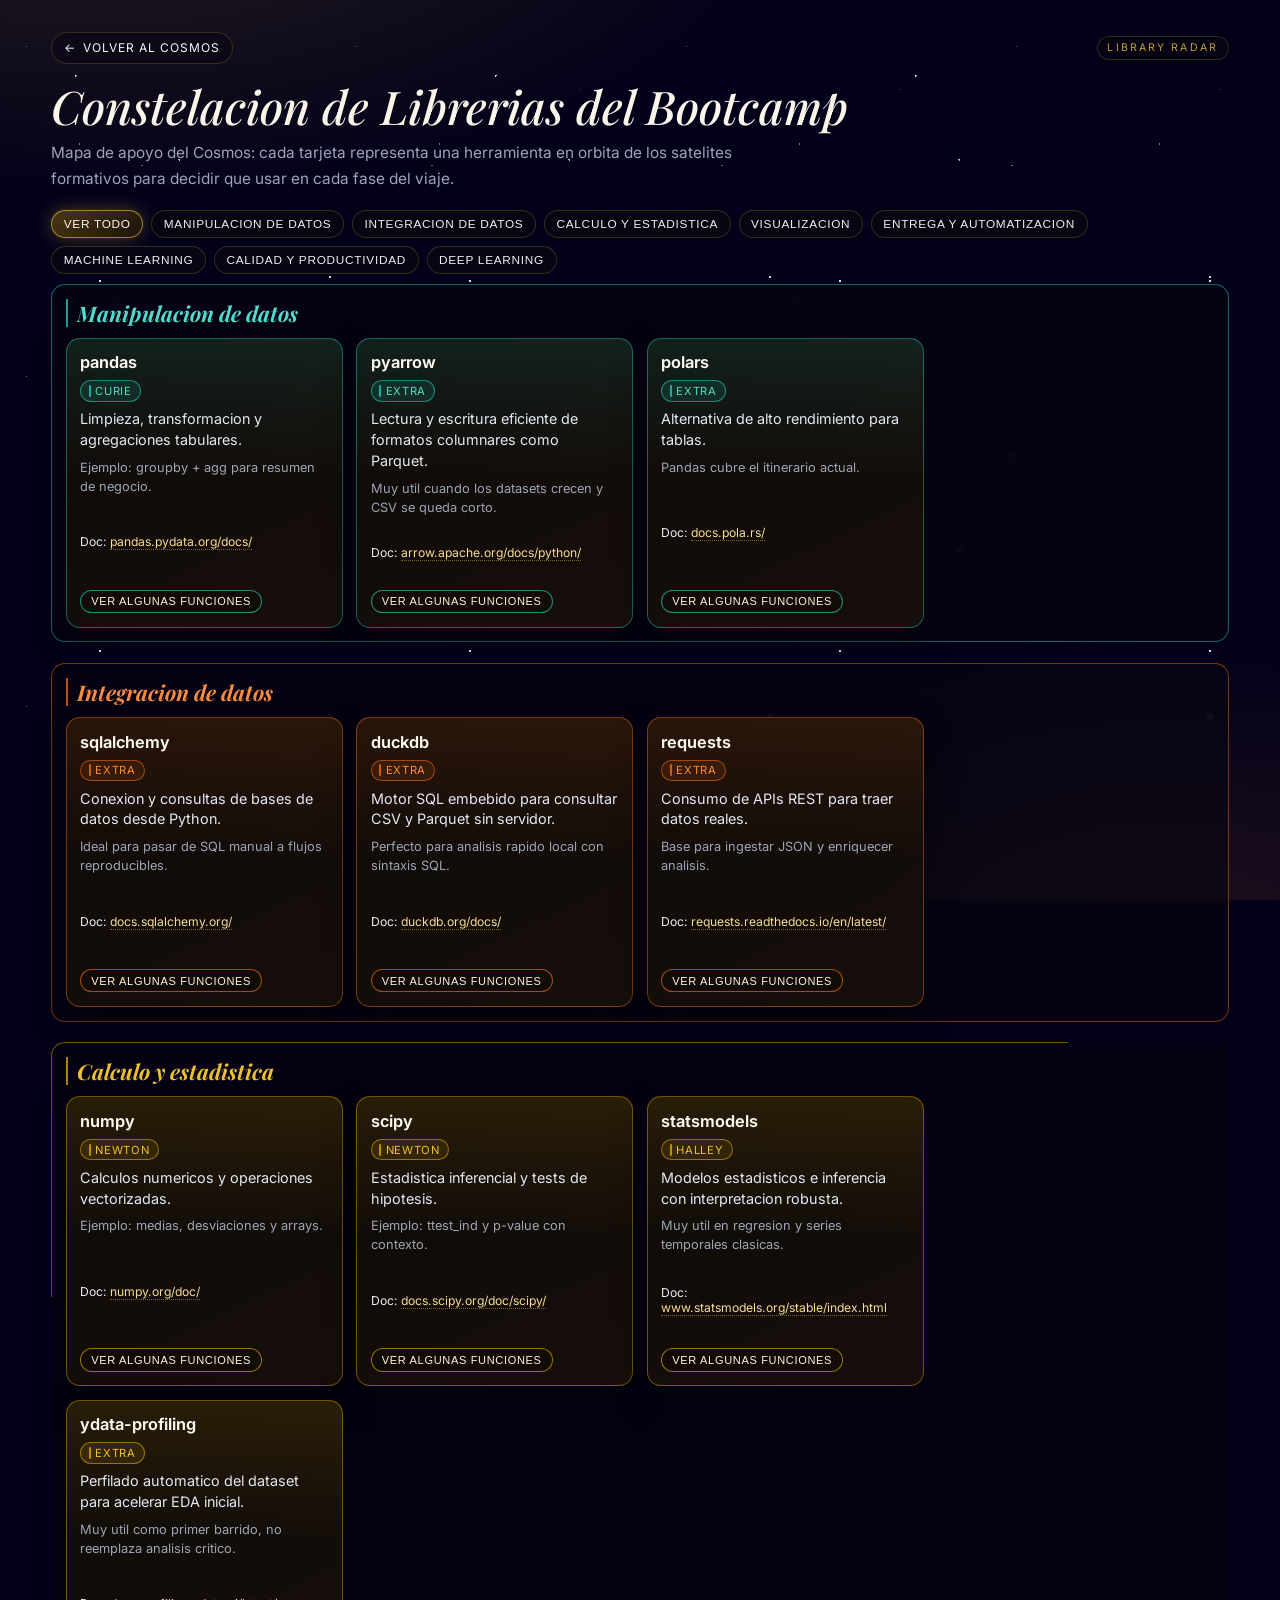
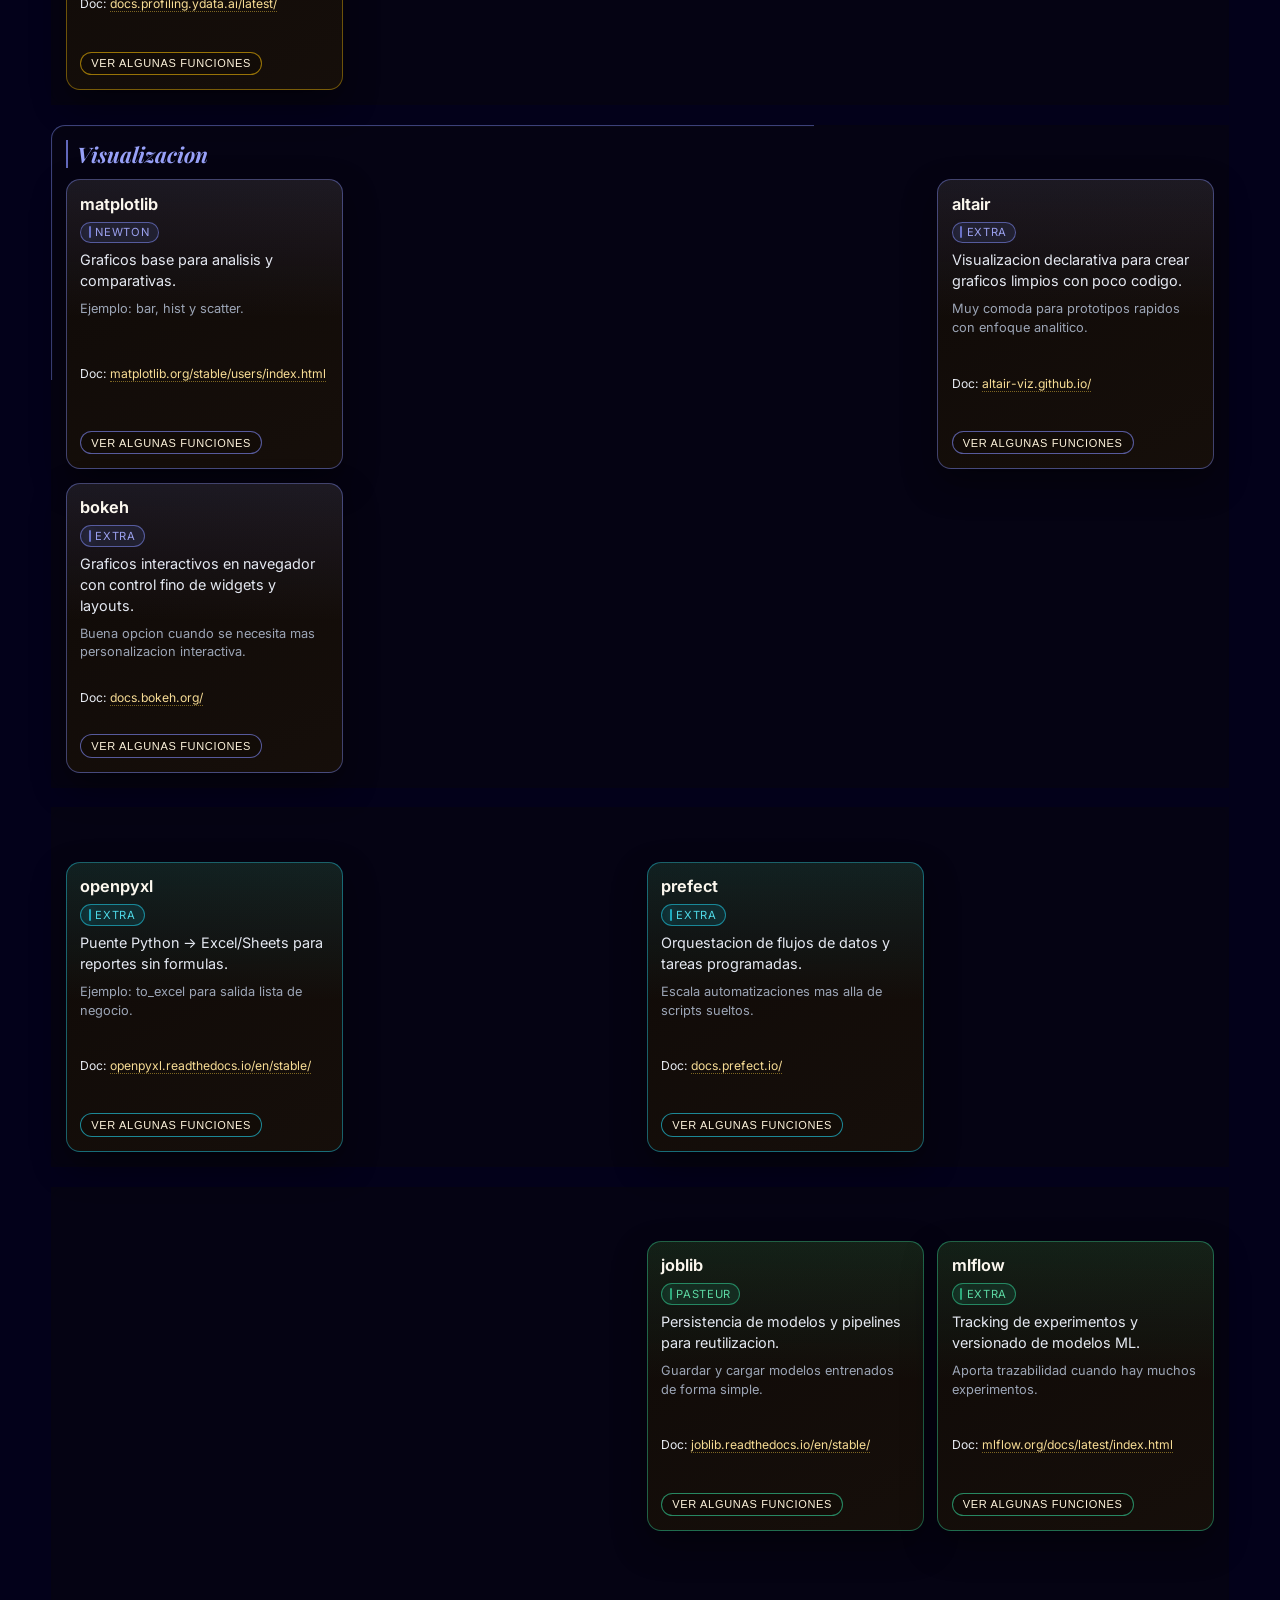
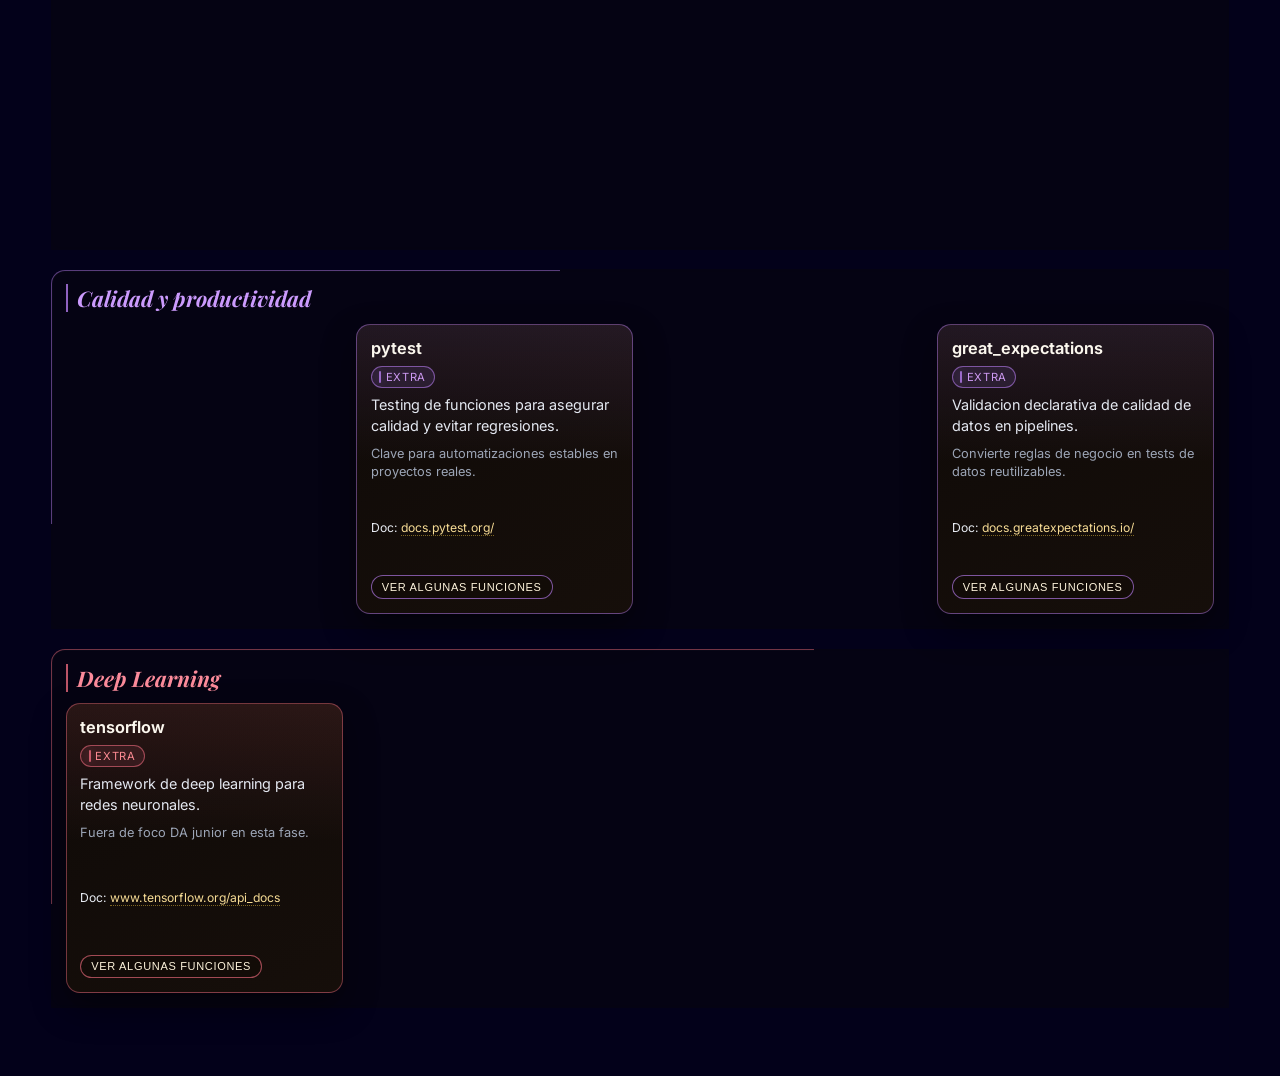
<file: libraries.html>
<!DOCTYPE html>
<html lang="es" class="dark">
<head>
    <meta charset="UTF-8">
    <meta name="viewport" content="width=device-width, initial-scale=1.0">
    <title>Library Cards | Data Analyst Bootcamp</title>
    <meta name="description" content="Tarjetas de librerias para analisis de datos categorizadas por foco tematico.">

    <link rel="preconnect" href="https://fonts.googleapis.com">
    <link rel="preconnect" href="https://fonts.gstatic.com" crossorigin>
    <link href="https://fonts.googleapis.com/css2?family=Playfair+Display:ital,wght@0,400..900;1,400..900&family=Inter:wght@300;400;500;600;700&display=swap" rel="stylesheet">

    <style>
        * { box-sizing: border-box; }

        :root {
            --primary-gold: #d4af37;
            --bg: #03011a;
            --panel: rgba(18, 12, 8, 0.84);
            --panel-2: rgba(24, 16, 10, 0.9);
            --line: rgba(212, 175, 55, 0.22);
            --line-strong: rgba(212, 175, 55, 0.46);
            --text: #e8ecf3;
            --muted: #9ca5b6;
            --ok: #56d36a;
            --soon: #f3b352;
            --park: #7f8aa4;
            --shadow: 0 14px 34px rgba(0, 0, 0, 0.45);
        }

        body {
            margin: 0;
            font-family: 'Inter', sans-serif;
            color: var(--text);
            background-color: var(--bg);
            min-height: 100vh;
            position: relative;
            overflow-x: hidden;
        }

        @keyframes twinkle-slow {
            0%, 100% { opacity: 0.28; }
            50% { opacity: 0.65; }
        }

        @keyframes twinkle-fast {
            0%, 100% { opacity: 0.35; }
            50% { opacity: 0.9; }
        }

        .stardust-overlay {
            position: fixed;
            inset: 0;
            pointer-events: none;
            z-index: 1;
        }

        .stardust-overlay::before {
            content: '';
            position: absolute;
            inset: 0;
            background-image:
                radial-gradient(0.7px 0.7px at 8% 14%, rgba(220, 230, 255, 0.85) 100%, transparent),
                radial-gradient(0.7px 0.7px at 22% 40%, #fff 100%, transparent),
                radial-gradient(0.7px 0.7px at 49% 57%, rgba(255, 248, 235, 0.95) 100%, transparent),
                radial-gradient(0.7px 0.7px at 81% 28%, rgba(190, 215, 255, 0.85) 100%, transparent),
                radial-gradient(0.7px 0.7px at 64% 74%, #fff 100%, transparent),
                radial-gradient(0.7px 0.7px at 34% 88%, rgba(255, 239, 213, 0.9) 100%, transparent);
            background-size: 330px 330px, 360px 360px, 290px 290px, 320px 320px, 300px 300px, 340px 340px;
            opacity: 0.45;
            animation: twinkle-slow 8s ease-in-out infinite;
        }

        .stardust-overlay::after {
            content: '';
            position: absolute;
            inset: 0;
            background:
                radial-gradient(1200px 520px at 8% -12%, rgba(212, 175, 55, 0.16), transparent 60%),
                radial-gradient(980px 620px at 92% 110%, rgba(145, 82, 36, 0.22), transparent 58%),
                radial-gradient(1.1px 1.1px at 18% 18%, rgba(255,255,255,0.88) 100%, transparent),
                radial-gradient(1px 1px at 46% 41%, rgba(200,220,255,0.85) 100%, transparent),
                radial-gradient(1px 1px at 75% 63%, rgba(255,246,225,0.85) 100%, transparent),
                radial-gradient(1px 1px at 27% 76%, rgba(255,255,255,0.9) 100%, transparent);
            background-size: auto, auto, 420px 420px, 390px 390px, 440px 440px, 370px 370px;
            animation: twinkle-fast 5.8s ease-in-out infinite;
        }

        #shooting-star-canvas {
            position: fixed;
            inset: 0;
            pointer-events: none;
            z-index: 2;
        }

        .wrap {
            position: relative;
            z-index: 5;
            width: min(1240px, 92vw);
            margin: 0 auto;
            padding: 2rem 0 3rem;
        }

        .top {
            display: flex;
            justify-content: space-between;
            align-items: center;
            gap: 1rem;
            margin-bottom: 1rem;
        }

        .back-link {
            display: inline-flex;
            align-items: center;
            gap: 0.45rem;
            padding: 0.46rem 0.75rem;
            color: #f4f6fb;
            text-decoration: none;
            border: 1px solid var(--line);
            border-radius: 999px;
            font-size: 0.75rem;
            letter-spacing: 0.08em;
            text-transform: uppercase;
            background: rgba(12, 8, 20, 0.7);
            transition: 180ms ease;
        }

        .back-link:hover {
            border-color: var(--line-strong);
            transform: translateY(-1px);
        }

        .badge {
            font-size: 0.66rem;
            letter-spacing: 0.2em;
            text-transform: uppercase;
            color: rgba(212, 175, 55, 0.9);
            border: 1px solid var(--line);
            border-radius: 999px;
            padding: 0.28rem 0.62rem;
            white-space: nowrap;
            background: rgba(9, 6, 16, 0.65);
        }

        h1 {
            font-family: 'Playfair Display', serif;
            font-size: clamp(2rem, 4vw, 2.9rem);
            margin: 0.5rem 0 0.45rem;
            font-style: italic;
            font-weight: 500;
            color: #faf5e8;
            line-height: 1.15;
        }

        .subtitle {
            margin: 0;
            color: var(--muted);
            line-height: 1.65;
            max-width: 75ch;
            font-size: 0.96rem;
        }

        .filters {
            margin-top: 1.2rem;
            display: flex;
            flex-wrap: wrap;
            gap: 0.5rem;
            margin-bottom: 0.6rem;
        }

        .filters + .filters {
            margin-top: 0.2rem;
            margin-bottom: 0.9rem;
        }

        .chip {
            border: 1px solid var(--line);
            color: #ecf0f6;
            background: rgba(10, 8, 16, 0.72);
            border-radius: 999px;
            padding: 0.38rem 0.72rem;
            font-size: 0.74rem;
            letter-spacing: 0.06em;
            text-transform: uppercase;
            cursor: pointer;
            transition: 170ms ease;
        }

        .chip:hover,
        .chip.active {
            border-color: var(--line-strong);
            color: #fff7dd;
            background: rgba(31, 20, 10, 0.92);
            box-shadow: 0 0 16px rgba(212, 175, 55, 0.22);
        }

        .chip.focus-chip.active {
            border-color: color-mix(in srgb, var(--chip-color, #d4af37) 70%, transparent);
            background: linear-gradient(140deg, color-mix(in srgb, var(--chip-color, #d4af37) 24%, rgba(31, 20, 10, 0.92) 76%), rgba(31, 20, 10, 0.96));
            box-shadow: 0 0 18px color-mix(in srgb, var(--chip-color, #d4af37) 35%, transparent);
            color: #fff8e6;
        }

        .focus-section {
            margin-bottom: 1.3rem;
            border: 1px solid color-mix(in srgb, var(--focus-color, rgba(212, 175, 55, 0.24)) 45%, transparent);
            border-radius: 14px;
            padding: 0.85rem;
            background: rgba(8, 6, 13, 0.5);
            backdrop-filter: blur(2px);
            box-shadow: inset 0 0 0 1px rgba(255, 255, 255, 0.015);
        }

        .focus-title {
            margin: 0 0 0.7rem;
            font-family: 'Playfair Display', serif;
            font-size: 1.34rem;
            color: color-mix(in srgb, var(--focus-color, #f3dfab) 82%, #fff 18%);
            font-style: italic;
            border-left: 2px solid color-mix(in srgb, var(--focus-color, rgba(212, 175, 55, 0.7)) 74%, transparent);
            padding-left: 0.6rem;
        }

        .cards {
            display: grid;
            grid-template-columns: repeat(auto-fill, minmax(240px, 1fr));
            gap: 0.85rem;
            align-items: stretch;
        }

        .card {
            min-height: 290px;
            perspective: 1100px;
        }

        .card-inner {
            position: relative;
            width: 100%;
            min-height: 290px;
            transform-style: preserve-3d;
            transition: transform 380ms ease;
        }

        .card.is-flipped .card-inner {
            transform: rotateY(180deg);
        }

        .card-face {
            position: absolute;
            inset: 0;
            border: 1px solid color-mix(in srgb, var(--focus-color, rgba(212,175,55,0.2)) 42%, transparent);
            border-radius: 14px;
            background:
                linear-gradient(180deg, color-mix(in srgb, var(--focus-color, rgba(212,175,55,0.1)) 11%, transparent) 0%, transparent 48%),
                linear-gradient(155deg, var(--panel), var(--panel-2));
            box-shadow: var(--shadow);
            padding: 0.85rem;
            display: flex;
            flex-direction: column;
            transition: border-color 180ms ease;
            backface-visibility: hidden;
            -webkit-backface-visibility: hidden;
        }

        .card:hover .card-face {
            border-color: color-mix(in srgb, var(--focus-color, rgba(212,175,55,0.5)) 60%, transparent);
        }

        .card-back {
            transform: rotateY(180deg);
            background:
                linear-gradient(180deg, color-mix(in srgb, var(--focus-color, rgba(212,175,55,0.14)) 14%, transparent) 0%, transparent 52%),
                linear-gradient(155deg, rgba(16, 12, 26, 0.92), rgba(18, 12, 8, 0.92));
        }

        .back-title {
            margin: 0 0 0.55rem;
            font-size: 0.86rem;
            letter-spacing: 0.07em;
            text-transform: uppercase;
            color: color-mix(in srgb, var(--focus-color, #f8d986) 72%, #fdeec5 28%);
            font-weight: 700;
        }

        .fn-list {
            margin: 0;
            padding-left: 0;
            list-style: none;
            display: flex;
            flex-wrap: wrap;
            gap: 0.38rem;
            color: #e8ecf6;
            font-size: 0.83rem;
            line-height: 1.45;
            max-height: 150px;
            overflow: auto;
            padding-right: 0.2rem;
        }

        .card.show-all-fn .fn-list {
            max-height: none;
        }

        .fn-list li {
            border: 1px solid color-mix(in srgb, var(--focus-color, rgba(212,175,55,0.34)) 45%, transparent);
            border-radius: 999px;
            padding: 0.16rem 0.5rem;
            background: color-mix(in srgb, var(--focus-color, rgba(212,175,55,0.1)) 16%, rgba(20, 12, 20, 0.8) 84%);
            white-space: nowrap;
            max-width: 100%;
            overflow: hidden;
            text-overflow: ellipsis;
        }

        .fn-list code {
            color: #fde9bb;
            font-size: 0.8rem;
        }

        .fn-list::-webkit-scrollbar {
            width: 6px;
        }

        .fn-list::-webkit-scrollbar-thumb {
            background: color-mix(in srgb, var(--focus-color, rgba(212,175,55,0.45)) 50%, transparent);
            border-radius: 999px;
        }

        .flip-btn {
            margin-top: auto;
            align-self: flex-start;
            border: 1px solid color-mix(in srgb, var(--focus-color, rgba(212,175,55,0.34)) 62%, transparent);
            color: #fef4dc;
            background: rgba(18, 12, 8, 0.7);
            border-radius: 999px;
            padding: 0.3rem 0.62rem;
            font-size: 0.69rem;
            letter-spacing: 0.06em;
            text-transform: uppercase;
            cursor: pointer;
        }

        .flip-btn:hover {
            background: color-mix(in srgb, var(--focus-color, rgba(212,175,55,0.2)) 26%, rgba(18, 12, 8, 0.7) 74%);
        }

        .more-fn-btn {
            margin-top: 0.45rem;
            align-self: flex-start;
            border: 1px dashed color-mix(in srgb, var(--focus-color, rgba(212,175,55,0.32)) 62%, transparent);
            color: #f3e5bb;
            background: rgba(14, 10, 9, 0.55);
            border-radius: 999px;
            padding: 0.2rem 0.52rem;
            font-size: 0.66rem;
            letter-spacing: 0.05em;
            text-transform: uppercase;
            cursor: pointer;
        }

        .more-fn-btn:hover {
            background: color-mix(in srgb, var(--focus-color, rgba(212,175,55,0.15)) 28%, rgba(14, 10, 9, 0.55) 72%);
        }

        @media (max-width: 980px) {
            .fn-list {
                max-height: 180px;
            }
        }

        @media (max-width: 760px) {
            .card,
            .card-inner {
                min-height: 270px;
            }

            .card-face {
                padding: 0.75rem;
            }

            .lib-name {
                font-size: 0.96rem;
            }

            .what {
                font-size: 0.86rem;
                line-height: 1.4;
            }

            .mini {
                font-size: 0.76rem;
            }

            .fn-list {
                max-height: 120px;
                font-size: 0.78rem;
                gap: 0.32rem;
            }
        }

        .card-top {
            display: flex;
            justify-content: space-between;
            align-items: center;
            gap: 0.55rem;
            margin-bottom: 0.5rem;
        }

        .lib-name {
            margin: 0;
            font-size: 1.02rem;
            font-weight: 650;
            color: #fbf7ee;
        }

        .meta {
            display: inline-flex;
            align-items: center;
            gap: 0.28rem;
            width: fit-content;
            padding: 0.18rem 0.52rem 0.18rem 0.46rem;
            border-radius: 999px;
            border: 1px solid color-mix(in srgb, var(--focus-color, rgba(212,175,55,0.45)) 55%, transparent);
            background: color-mix(in srgb, var(--focus-color, rgba(212,175,55,0.1)) 16%, rgba(14, 10, 9, 0.8) 84%);
            color: color-mix(in srgb, var(--focus-color, #f8d986) 80%, #fdeec5 20%);
            font-size: 0.7rem;
            letter-spacing: 0.06em;
            text-transform: uppercase;
            margin-bottom: 0.45rem;
        }

        .meta::before {
            content: '';
            width: 2px;
            height: 0.75rem;
            border-radius: 99px;
            background: color-mix(in srgb, var(--focus-color, #f8d986) 75%, transparent);
            box-shadow: 0 0 8px color-mix(in srgb, var(--focus-color, #f8d986) 35%, transparent);
        }

        .what {
            margin: 0 0 0.5rem;
            color: #e4e8f1;
            font-size: 0.9rem;
            line-height: 1.45;
        }

        .mini {
            margin: 0;
            color: var(--muted);
            font-size: 0.8rem;
            line-height: 1.45;
        }

        .doc {
            margin-top: auto;
            padding-top: 0.64rem;
            font-size: 0.76rem;
        }

        .doc a {
            color: #f7dc95;
            text-decoration: none;
            border-bottom: 1px dotted rgba(212, 175, 55, 0.55);
        }

        .doc a:hover { color: #fff5cf; }

        .empty {
            border: 1px dashed rgba(212, 175, 55, 0.22);
            border-radius: 12px;
            padding: 1rem;
            color: var(--muted);
            font-size: 0.9rem;
        }

        #content {
            margin-top: 0.4rem;
        }

        @media (max-width: 760px) {
            .wrap { padding-top: 1.2rem; }
            .top { flex-direction: column-reverse; align-items: flex-start; }
            .cards { grid-template-columns: 1fr; }
        }
    </style>
</head>
<body>
    <div class="stardust-overlay"></div>
    <canvas id="shooting-star-canvas"></canvas>

    <div class="wrap">
        <div class="top">
            <a class="back-link" href="index.html" aria-label="Volver al Cosmos">
                <span aria-hidden="true">&#8592;</span>
                Volver al Cosmos
            </a>
            <span class="badge">Library Radar</span>
        </div>

        <h1>Constelacion de Librerias del Bootcamp</h1>
        <p class="subtitle">
            Mapa de apoyo del Cosmos: cada tarjeta representa una herramienta en orbita de los satelites formativos para decidir que usar en cada fase del viaje.
        </p>

        <div class="filters" id="focusFilters"></div>
        <section id="content"></section>
    </div>

    <script>
        const fallbackData = {
            focusOrder: [
                'Manipulacion de datos',
                'Integracion de datos',
                'Calculo y estadistica',
                'Visualizacion',
                'Entrega y automatizacion',
                'Machine Learning',
                'Calidad y productividad',
                'Deep Learning'
            ],
            focusPalette: {
                'Manipulacion de datos': '#2dd4bf',
                'Integracion de datos': '#f97316',
                'Calculo y estadistica': '#eab308',
                'Visualizacion': '#818cf8',
                'Entrega y automatizacion': '#22d3ee',
                'Machine Learning': '#34d399',
                'Calidad y productividad': '#c084fc',
                'Deep Learning': '#fb7185'
            },
            libraries: [
                {
                    name: 'pandas',
                    focus: 'Manipulacion de datos',
                    phase: 'Semanas 7-8',
                    what: 'Limpieza, transformacion y agregaciones tabulares.',
                    hint: 'Ejemplo: groupby + agg para resumen de negocio.',
                    doc: 'https://pandas.pydata.org/docs/'
                },
                {
                    name: 'numpy',
                    focus: 'Calculo y estadistica',
                    phase: 'Semanas 7-8',
                    what: 'Calculos numericos y operaciones vectorizadas.',
                    hint: 'Ejemplo: medias, desviaciones y arrays.',
                    doc: 'https://numpy.org/doc/'
                }
            ]
        };

        let libraries = [];
        let focusOrder = [];
        let focusPalette = {};
        let focusFilters = [];

        let activeFocus = 'all';

        const focusEl = document.getElementById('focusFilters');
        const contentEl = document.getElementById('content');

        function buildFocusFilters() {
            focusFilters = [
                { id: 'all', label: 'Ver todo' },
                ...focusOrder.map(f => ({ id: f, label: f }))
            ];
        }

        async function loadLibraryData() {
            try {
                const response = await fetch('./data/libraries.json', { cache: 'no-cache' });
                if (!response.ok) {
                    throw new Error(`No se pudo cargar libraries.json: ${response.status}`);
                }
                const data = await response.json();
                libraries = data.libraries || [];
                focusOrder = data.focusOrder || [];
                focusPalette = data.focusPalette || {};
            } catch (error) {
                console.warn('Usando fallback local para librerias:', error);
                libraries = fallbackData.libraries;
                focusOrder = fallbackData.focusOrder;
                focusPalette = fallbackData.focusPalette;
            }

            buildFocusFilters();
            refresh();
        }

        function renderFilterRow(target, defs, active, onClick, isFocus = false) {
            target.innerHTML = '';
            defs.forEach(def => {
                const btn = document.createElement('button');
                btn.className = `chip ${isFocus ? 'focus-chip' : ''} ${active === def.id ? 'active' : ''}`.trim();
                btn.type = 'button';
                btn.textContent = def.label;
                if (isFocus && def.id !== 'all') {
                    btn.style.setProperty('--chip-color', focusPalette[def.id] || '#d4af37');
                }
                btn.addEventListener('click', () => onClick(def.id));
                target.appendChild(btn);
            });
        }

        const functionCatalog = {
            pandas: ['read_csv()', 'read_excel()', 'groupby()', 'merge()', 'pivot_table()', 'assign()', 'query()', 'to_excel()'],
            pyarrow: ['Table.from_pandas()', 'parquet.read_table()', 'parquet.write_table()'],
            polars: ['read_csv()', 'select()', 'group_by()', 'join()', 'write_parquet()'],
            sqlalchemy: ['create_engine()', 'text()', 'read_sql_query()'],
            duckdb: ['connect()', 'execute()', 'query_df()'],
            requests: ['get()', 'post()', 'response.json()'],
            numpy: ['array()', 'mean()', 'median()', 'std()', 'percentile()', 'where()', 'select()', 'linalg.inv()'],
            scipy: ['stats.ttest_ind()', 'stats.pearsonr()', 'stats.chi2_contingency()', 'stats.f_oneway()'],
            statsmodels: ['ols()', 'add_constant()', 'seasonal_decompose()'],
            missingno: ['matrix()', 'bar()', 'heatmap()'],
            'ydata-profiling': ['ProfileReport()', 'to_file()'],
            matplotlib: ['plot()', 'bar()', 'hist()', 'scatter()', 'subplots()', 'tight_layout()', 'savefig()', 'show()'],
            seaborn: ['histplot()', 'boxplot()', 'regplot()', 'heatmap()', 'pairplot()', 'catplot()'],
            plotly: ['px.bar()', 'px.scatter()', 'px.line()', 'go.Figure()', 'update_layout()', 'update_traces()'],
            altair: ['Chart()', 'mark_bar()', 'mark_line()', 'encode()', 'interactive()'],
            bokeh: ['figure()', 'vbar()', 'line()', 'circle()', 'show()'],
            openpyxl: ['load_workbook()', 'Workbook()', 'cell()', 'save()'],
            streamlit: ['st.title()', 'st.dataframe()', 'st.selectbox()', 'st.plotly_chart()'],
            prefect: ['@flow', '@task', 'serve()'],
            'scikit-learn': ['train_test_split()', 'fit()', 'predict()', 'Pipeline()', 'GridSearchCV()', 'classification_report()'],
            prophet: ['Prophet()', 'fit()', 'make_future_dataframe()', 'predict()'],
            joblib: ['dump()', 'load()'],
            mlflow: ['start_run()', 'log_metric()', 'log_param()'],
            xgboost: ['XGBClassifier()', 'fit()', 'predict()'],
            jupyter: ['display()', '%%time', 'Run All'],
            pytest: ['@pytest.fixture', 'assert', 'pytest.mark.parametrize'],
            sqlfluff: ['sqlfluff lint', 'sqlfluff fix'],
            great_expectations: ['expect_column_values_to_not_be_null()', 'validate()'],
            tensorflow: ['keras.Sequential()', 'fit()', 'predict()']
        };

        function getInterestingFunctions(lib) {
            return lib.functions || functionCatalog[lib.name] || ['Funciones clave en documentacion oficial'];
        }

        function cardTemplate(lib) {
            const color = focusPalette[lib.focus] || '#d4af37';
            const functions = getInterestingFunctions(lib);
            const fnItems = getInterestingFunctions(lib)
                .map(fn => `<li><code>${fn}</code></li>`)
                .join('');
            const showMoreBtn = functions.length > 8
                ? '<button class="more-fn-btn" type="button" data-fn-toggle="open">Ver todas</button>'
                : '';
            return `
                <article class="card" aria-label="Tarjeta ${lib.name}" style="--focus-color: ${color};">
                    <div class="card-inner">
                        <section class="card-face card-front">
                            <div class="card-top">
                                <h3 class="lib-name">${lib.name}</h3>
                            </div>
                            <div class="meta">${lib.phase}</div>
                            <p class="what">${lib.what}</p>
                            <p class="mini">${lib.hint}</p>
                            <p class="doc">Doc: <a href="${lib.doc}" target="_blank" rel="noopener">${lib.doc.replace('https://', '')}</a></p>
                            <button class="flip-btn" type="button" data-flip="open">Ver algunas funciones</button>
                        </section>
                        <section class="card-face card-back" aria-label="Funciones de ${lib.name}">
                            <h4 class="back-title">Funciones interesantes</h4>
                            <ul class="fn-list">${fnItems}</ul>
                            ${showMoreBtn}
                            <button class="flip-btn" type="button" data-flip="close">Volver</button>
                        </section>
                    </div>
                </article>
            `;
        }

        function getVisibleLibraries() {
            return libraries.filter(lib => {
                return activeFocus === 'all' || lib.focus === activeFocus;
            });
        }

        function renderSections() {
            const visible = getVisibleLibraries();
            const groups = {};

            focusOrder.forEach(f => { groups[f] = []; });
            visible.forEach(lib => { groups[lib.focus].push(lib); });

            const sections = focusOrder
                .filter(focus => groups[focus].length > 0)
                .map(focus => {
                    const cards = groups[focus].map(cardTemplate).join('');
                    const color = focusPalette[focus] || '#d4af37';
                    return `
                        <section class="focus-section" style="--focus-color: ${color};">
                            <h2 class="focus-title">${focus}</h2>
                            <div class="cards">${cards}</div>
                        </section>
                    `;
                });

            if (sections.length === 0) {
                contentEl.innerHTML = '<div class="empty">No hay librerias para esta combinacion de filtros.</div>';
                return;
            }

            contentEl.innerHTML = sections.join('');
        }

        function refresh() {
            renderFilterRow(focusEl, focusFilters, activeFocus, id => { activeFocus = id; refresh(); }, true);
            renderSections();
        }

        contentEl.addEventListener('click', event => {
            const fnToggle = event.target.closest('[data-fn-toggle]');
            if (fnToggle) {
                const card = fnToggle.closest('.card');
                if (!card) {
                    return;
                }
                const opening = fnToggle.dataset.fnToggle === 'open';
                card.classList.toggle('show-all-fn', opening);
                fnToggle.dataset.fnToggle = opening ? 'close' : 'open';
                fnToggle.textContent = opening ? 'Ver menos' : 'Ver todas';
                return;
            }

            const button = event.target.closest('[data-flip]');
            if (!button) {
                return;
            }
            const card = button.closest('.card');
            if (!card) {
                return;
            }
            if (button.dataset.flip === 'open') {
                card.classList.add('is-flipped');
            } else {
                card.classList.remove('is-flipped');
                card.classList.remove('show-all-fn');
                const fnBtn = card.querySelector('[data-fn-toggle]');
                if (fnBtn) {
                    fnBtn.dataset.fnToggle = 'open';
                    fnBtn.textContent = 'Ver todas';
                }
            }
        });

        // Minimal shooting stars to keep cosmos mood from main landing
        (function initShootingStars() {
            const canvas = document.getElementById('shooting-star-canvas');
            const ctx = canvas.getContext('2d');
            let width = window.innerWidth;
            let height = window.innerHeight;
            canvas.width = width;
            canvas.height = height;

            window.addEventListener('resize', () => {
                width = window.innerWidth;
                height = window.innerHeight;
                canvas.width = width;
                canvas.height = height;
            });

            let nextAt = Date.now() + 2400;
            let meteor = null;

            function spawn() {
                const startX = Math.random() * width * 0.75;
                const startY = Math.random() * height * 0.4;
                const len = 120 + Math.random() * 100;
                return {
                    startX,
                    startY,
                    endX: startX + len,
                    endY: startY + len * 0.45,
                    start: Date.now(),
                    duration: 900 + Math.random() * 700
                };
            }

            function draw(m) {
                const t = (Date.now() - m.start) / m.duration;
                const p = Math.min(1, t);
                const x = m.startX + (m.endX - m.startX) * p;
                const y = m.startY + (m.endY - m.startY) * p;
                const trail = 85;

                const grad = ctx.createLinearGradient(x, y, x - trail, y - trail * 0.45);
                grad.addColorStop(0, 'rgba(255,255,255,0.9)');
                grad.addColorStop(1, 'rgba(255,255,255,0)');

                ctx.strokeStyle = grad;
                ctx.lineWidth = 2;
                ctx.beginPath();
                ctx.moveTo(x, y);
                ctx.lineTo(x - trail, y - trail * 0.45);
                ctx.stroke();

                ctx.fillStyle = 'rgba(255,245,220,0.95)';
                ctx.beginPath();
                ctx.arc(x, y, 2.2, 0, Math.PI * 2);
                ctx.fill();

                return p < 1;
            }

            function loop() {
                ctx.clearRect(0, 0, width, height);
                const now = Date.now();

                if (!meteor && now >= nextAt) {
                    meteor = spawn();
                }

                if (meteor) {
                    const alive = draw(meteor);
                    if (!alive) {
                        meteor = null;
                        nextAt = now + 2600 + Math.random() * 4600;
                    }
                }

                requestAnimationFrame(loop);
            }

            loop();
        })();

        loadLibraryData();
    </script>
</body>
</html>
</file>
